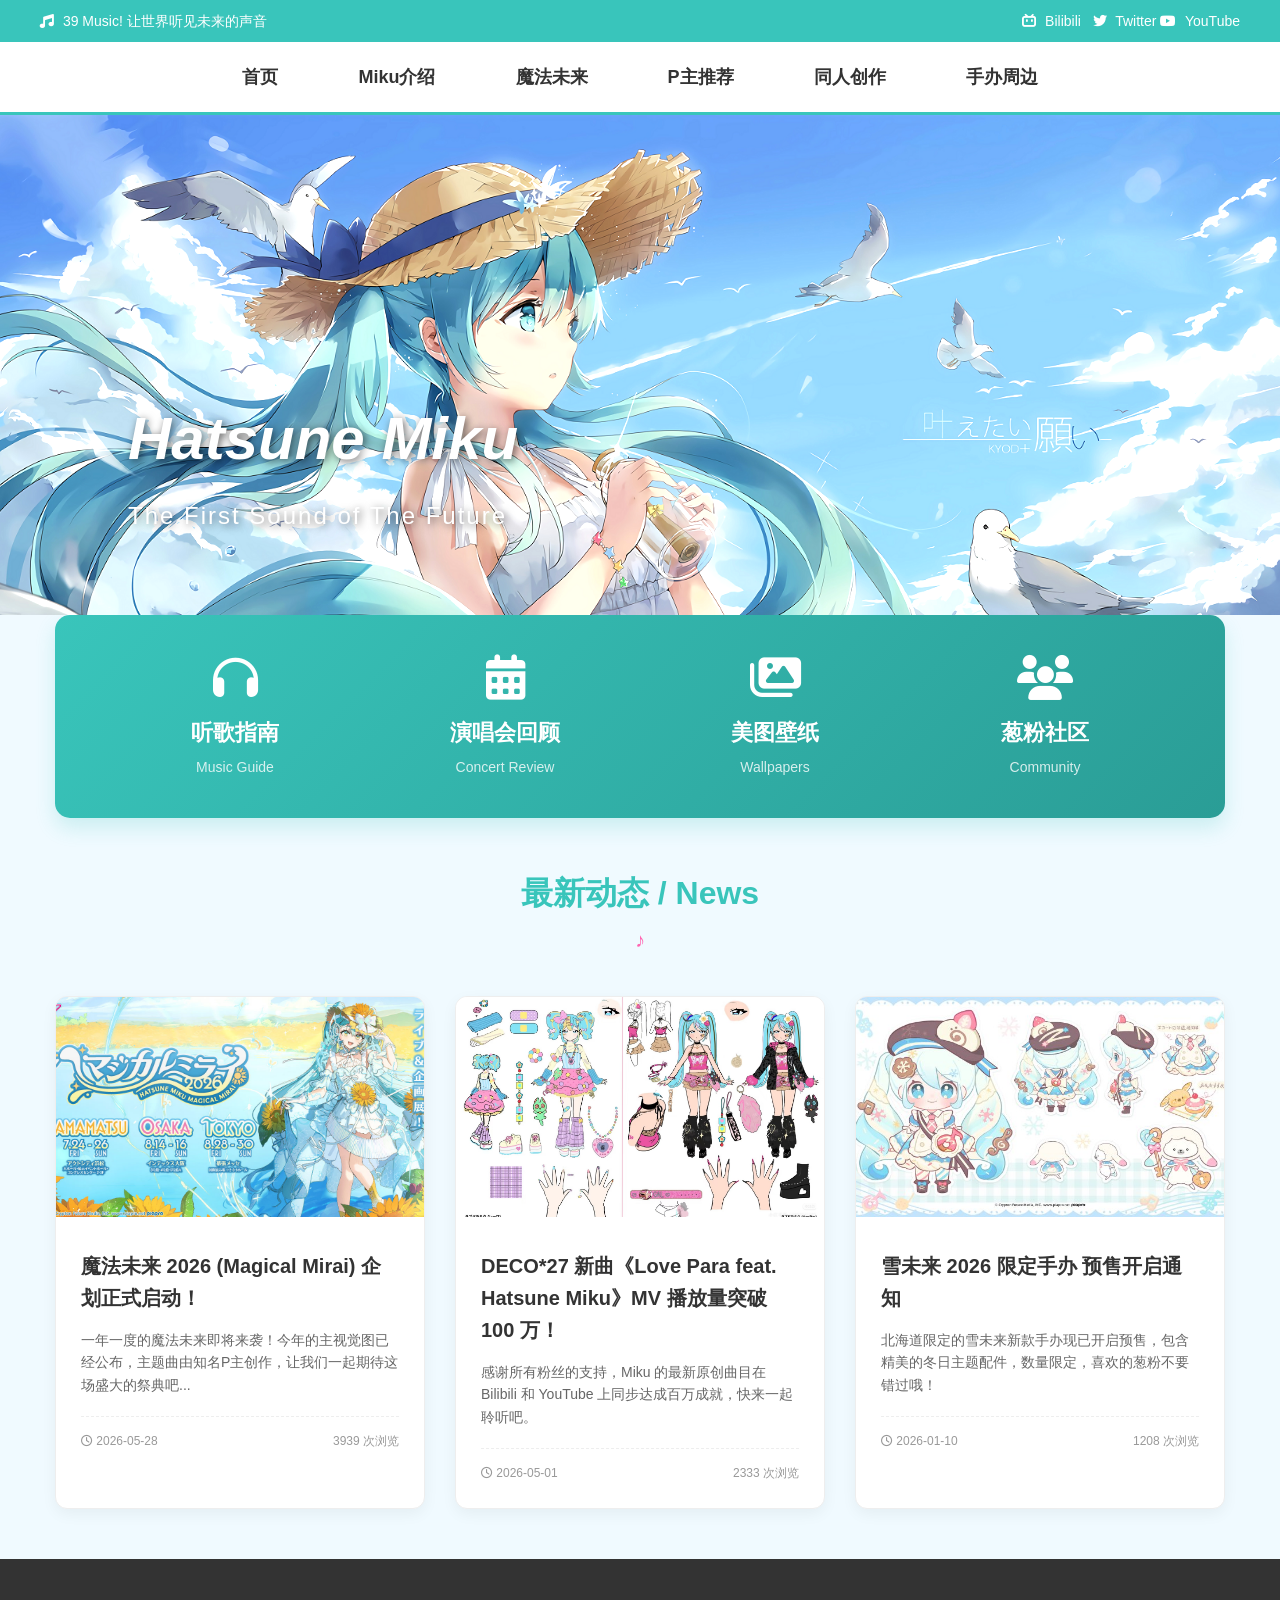
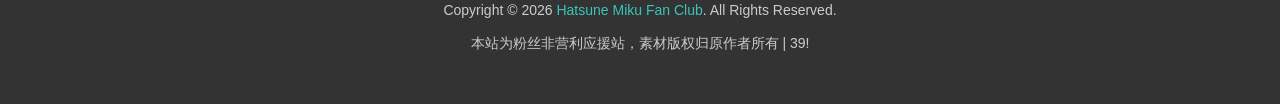
<file: index.html>
<!DOCTYPE html>
<html lang="zh-CN">
<head>
    <meta charset="UTF-8">
    <meta name="viewport" content="width=device-width, initial-scale=1.0">
    <title>Hatsune Miku - 初音未来粉丝应援站</title>
    <!-- 引入图标库 -->
    <link rel="stylesheet" href="https://cdnjs.cloudflare.com/ajax/libs/font-awesome/6.4.0/css/all.min.css">
    <link rel="stylesheet" href="miku.css">
</head>
<body>

    <!-- 1. 头部 -->
    <header>
        <div class="container header-top">
            <div class="header-left">
                <span><i class="fas fa-music"></i> 39 Music! 让世界听见未来的声音</span>
            </div>
            <div class="header-right">
                <a href="https://space.bilibili.com/399918500?spm_id_from=333.337.0.0"><i class="fab fa-bilibili"></i> Bilibili</a> &nbsp;
                <a href="https://x.com/cfm_miku"><i class="fab fa-twitter"></i> Twitter</a>
                <a href="https://www.youtube.com/@HatsuneMiku"><i class="fab fa-youtube"></i> YouTube</a>
            </div>
        </div>
    </header>

    <!-- 2. 导航 -->
    <nav>
        <div class="container">
            <ul class="nav-list">
                <li><a href="index.html">首页</a></li>
                <li><a href="mikujieshao.html">Miku介绍</a></li>
                <li><a href="https://magicalmirai.com/index_cn.html">魔法未来</a></li>
                <li><a href="wowaka.html">P主推荐</a></li>
                <li><a href="https://www.pixiv.net/">同人创作</a></li>
                <li><a href="https://figure.ponycanyon.net/zh-CN/cpt_home_slider/%E5%88%9D%E9%9F%B3%E3%83%9F%E3%82%AF/">手办周边</a></li>
            </ul>
        </div>
    </nav>

    <!-- 3. 焦点图 (Banner) -->
    <section class="banner">
        <img src="toutu.jpg" alt="Hatsune Miku">
        <div class="banner-content">
            <h1>Hatsune Miku</h1>
            <p>The First Sound of The Future</p>
        </div>
    </section>

    <!-- 4. 内容区 -->
    <main class="container">

        <!-- 粉丝站快捷功能 -->
        <section class="services">
            <a href="https://www.acgjc.com/" target="_blank" class="service-link">
                <div class="service-item">
                    <i class="fas fa-headphones"></i>
                    <h3>听歌指南</h3>
                    <p>Music Guide</p>
                </div>
            </a>
            <a href="https://www.bilibili.com/video/BV1cAN9zUEjo/?vd_source=77a88af84cf07a400d5dfb8319c7232f" target="_blank" class="service-link">
                <div class="service-item">
                    <i class="fas fa-calendar-alt"></i>
                    <h3>演唱会回顾</h3>
                    <p>Concert Review</p>
                </div>
            </a>
            <a href="https://store.steampowered.com/app/431960/Wallpaper_Engine/?l=schinese" target="_blank" class="service-link">
                <div class="service-item">
                    <i class="fas fa-images"></i>
                    <h3>美图壁纸</h3>
                    <p>Wallpapers</p>
                </div>
            </a>
            <a href="https://tieba.baidu.com/f?kw=%E5%88%9D%E9%9F%B3%20" target="_blank" class="service-link">
                <div class="service-item">
                    <i class="fas fa-users"></i>
                    <h3>葱粉社区</h3>
                    <p>Community</p>
                </div>
            </a>
        </section>

        <!-- 最新动态 -->
        <section class="news-section">
            <h2 class="section-title">最新动态 / News</h2>
            <div class="news-list">
                <!-- 动态 1 -->
                <article class="news-item">
                    <img src="mofa.jpg" alt="魔法未来2026">
                    <div class="news-content">
                        <h4><a href="https://magicalmirai.com/2026/index_cn.html">魔法未来 2026 (Magical Mirai) 企划正式启动！</a></h4>
                        <p>一年一度的魔法未来即将来袭！今年的主视觉图已经公布，主题曲由知名P主创作，让我们一起期待这场盛大的祭典吧...</p>
                        <div class="news-meta">
                            <span><i class="far fa-clock"></i> 2026-05-28</span>
                            <span>3939 次浏览</span>
                        </div>
                    </div>
                </article>

                <!-- 动态 2 -->
                <article class="news-item">
                    <img src="xinge.jpg" alt="新曲发布">
                    <div class="news-content">
                        <h4><a href="https://www.bilibili.com/video/BV15PoUBNEGt/?spm_id_from=333.337.search-card.all.click&vd_source=77a88af84cf07a400d5dfb8319c7232f">DECO*27 新曲《Love Para feat. Hatsune Miku》MV 播放量突破 100 万！</a></h4>
                        <p>感谢所有粉丝的支持，Miku 的最新原创曲目在 Bilibili 和 YouTube 上同步达成百万成就，快来一起聆听吧。</p>
                        <div class="news-meta">
                            <span><i class="far fa-clock"></i> 2026-05-01</span>
                            <span>2333 次浏览</span>
                        </div>
                    </div>
                </article>

                <!-- 动态 3 -->
                <article class="news-item">
                    <img src="xueweilai.jpg" alt="周边发售">
                    <div class="news-content">
                        <h4><a href="https://snowmiku.com/2026/index_cn.html">雪未来 2026 限定手办 预售开启通知</a></h4>
                        <p>北海道限定的雪未来新款手办现已开启预售，包含精美的冬日主题配件，数量限定，喜欢的葱粉不要错过哦！</p>
                        <div class="news-meta">
                            <span><i class="far fa-clock"></i> 2026-01-10</span>
                            <span>1208 次浏览</span>
                        </div>
                    </div>
                </article>
            </div>
        </section>

    </main>

    <!-- 5. 页面底部 -->
    <footer>
        <div class="container">
            <p>Copyright &copy; 2026 <span>Hatsune Miku Fan Club</span>. All Rights Reserved.</p>
            <p>本站为粉丝非营利应援站，素材版权归原作者所有 | 39!</p>
        </div>
    </footer>

</body>
</html>
</file>
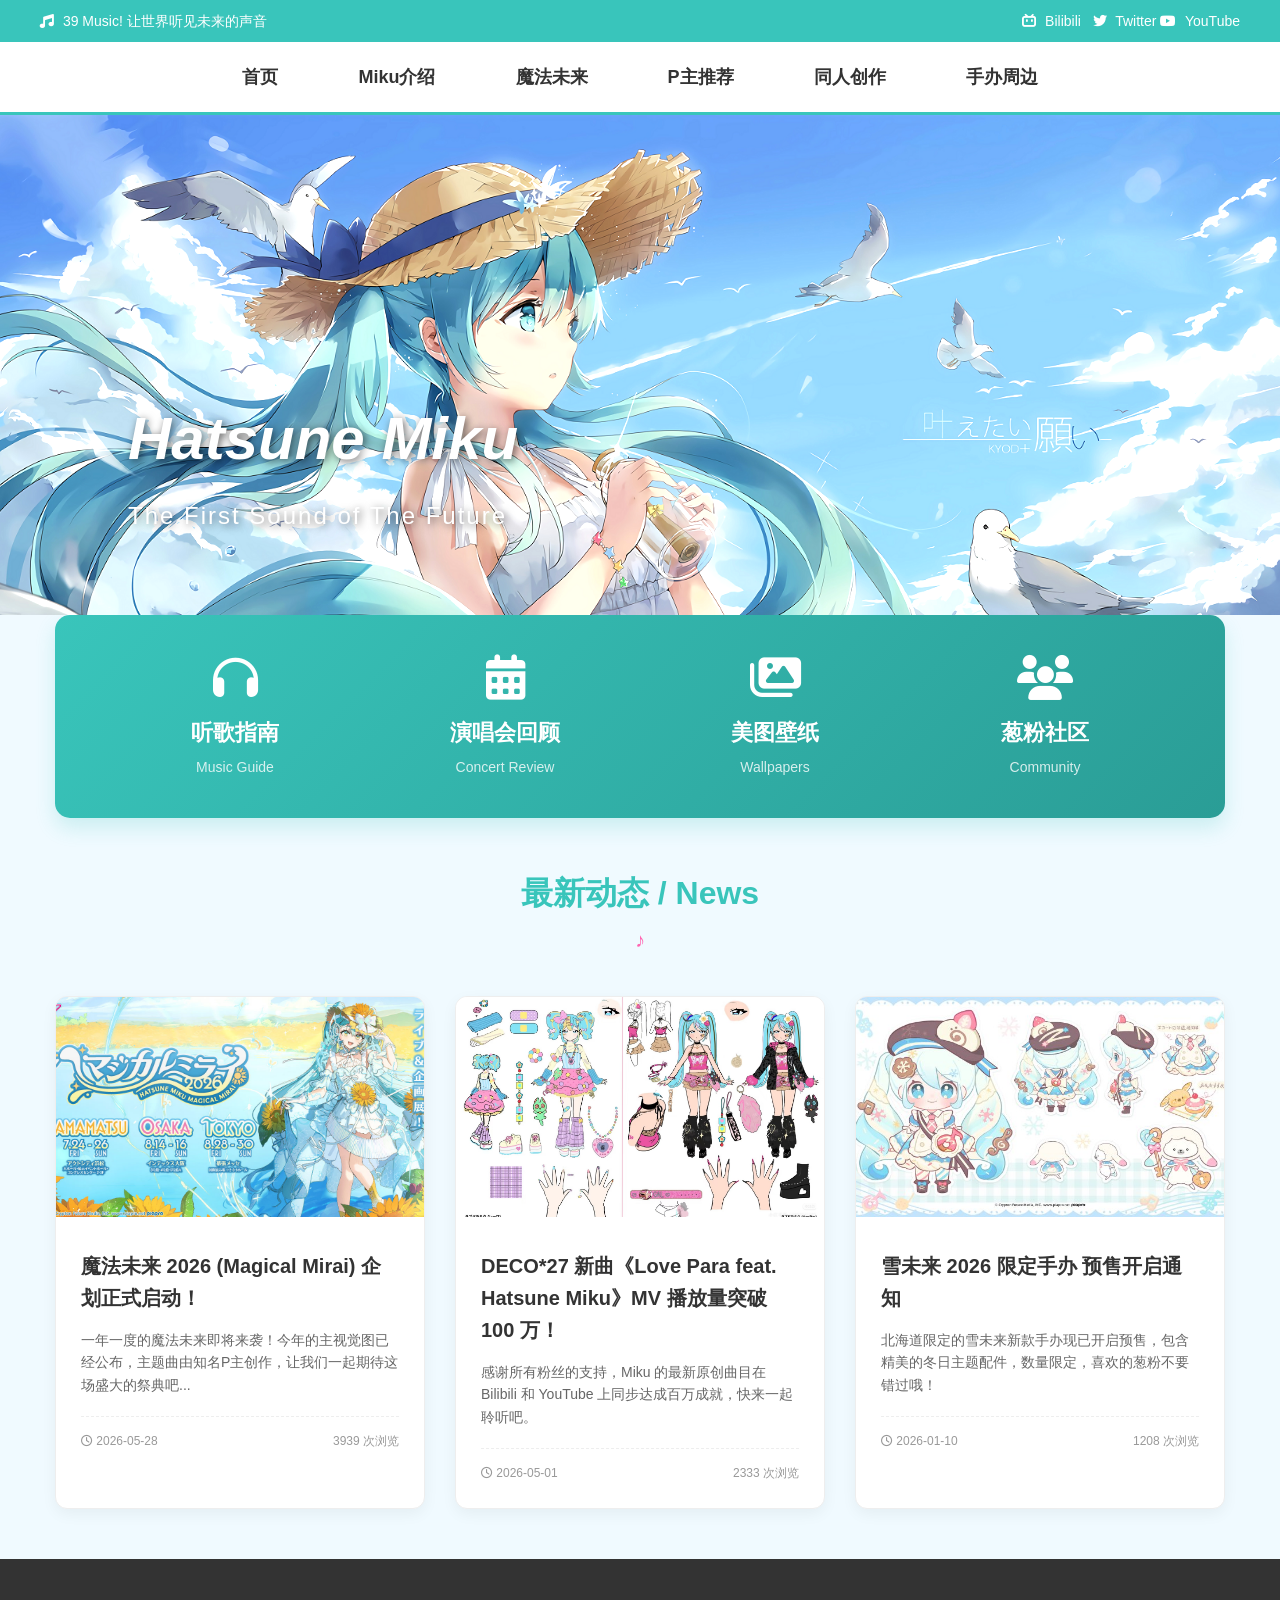
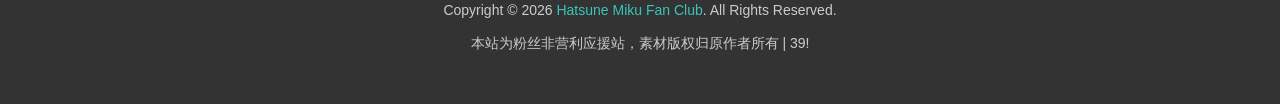
<file: Miku.html>
<!DOCTYPE html>
<html lang="zh-CN">
<head>
    <meta charset="UTF-8">
    <meta name="viewport" content="width=device-width, initial-scale=1.0">
    <title>Hatsune Miku - 初音未来粉丝应援站</title>
    <!-- 引入图标库 -->
    <link rel="stylesheet" href="https://cdnjs.cloudflare.com/ajax/libs/font-awesome/6.4.0/css/all.min.css">
    <link rel="stylesheet" href="miku.css">
</head>
<body>

    <!-- 1. 头部 -->
    <header>
        <div class="container header-top">
            <div class="header-left">
                <span><i class="fas fa-music"></i> 39 Music! 让世界听见未来的声音</span>
            </div>
            <div class="header-right">
                <a href="https://space.bilibili.com/399918500?spm_id_from=333.337.0.0"><i class="fab fa-bilibili"></i> Bilibili</a> &nbsp;
                <a href="https://x.com/cfm_miku"><i class="fab fa-twitter"></i> Twitter</a>
                <a href="https://www.youtube.com/@HatsuneMiku"><i class="fab fa-youtube"></i> YouTube</a>
            </div>
        </div>
    </header>

    <!-- 2. 导航 -->
    <nav>
        <div class="container">
            <ul class="nav-list">
                <li><a href="Miku.html">首页</a></li>
                <li><a href="mikujieshao.html">Miku介绍</a></li>
                <li><a href="https://magicalmirai.com/index_cn.html">魔法未来</a></li>
                <li><a href="wowaka.html">P主推荐</a></li>
                <li><a href="https://www.pixiv.net/">同人创作</a></li>
                <li><a href="https://figure.ponycanyon.net/zh-CN/cpt_home_slider/%E5%88%9D%E9%9F%B3%E3%83%9F%E3%82%AF/">手办周边</a></li>
            </ul>
        </div>
    </nav>

    <!-- 3. 焦点图 (Banner) -->
    <section class="banner">
        <img src="toutu.jpg" alt="Hatsune Miku">
        <div class="banner-content">
            <h1>Hatsune Miku</h1>
            <p>The First Sound of The Future</p>
        </div>
    </section>

    <!-- 4. 内容区 -->
    <main class="container">

        <!-- 粉丝站快捷功能 -->
        <section class="services">
            <a href="https://www.acgjc.com/" target="_blank" class="service-link">
                <div class="service-item">
                    <i class="fas fa-headphones"></i>
                    <h3>听歌指南</h3>
                    <p>Music Guide</p>
                </div>
            </a>
            <a href="https://www.bilibili.com/video/BV1cAN9zUEjo/?vd_source=77a88af84cf07a400d5dfb8319c7232f" target="_blank" class="service-link">
                <div class="service-item">
                    <i class="fas fa-calendar-alt"></i>
                    <h3>演唱会回顾</h3>
                    <p>Concert Review</p>
                </div>
            </a>
            <a href="https://store.steampowered.com/app/431960/Wallpaper_Engine/?l=schinese" target="_blank" class="service-link">
                <div class="service-item">
                    <i class="fas fa-images"></i>
                    <h3>美图壁纸</h3>
                    <p>Wallpapers</p>
                </div>
            </a>
            <a href="https://tieba.baidu.com/f?kw=%E5%88%9D%E9%9F%B3%20" target="_blank" class="service-link">
                <div class="service-item">
                    <i class="fas fa-users"></i>
                    <h3>葱粉社区</h3>
                    <p>Community</p>
                </div>
            </a>
        </section>

        <!-- 最新动态 -->
        <section class="news-section">
            <h2 class="section-title">最新动态 / News</h2>
            <div class="news-list">
                <!-- 动态 1 -->
                <article class="news-item">
                    <img src="mofa.jpg" alt="魔法未来2026">
                    <div class="news-content">
                        <h4><a href="https://magicalmirai.com/2026/index_cn.html">魔法未来 2026 (Magical Mirai) 企划正式启动！</a></h4>
                        <p>一年一度的魔法未来即将来袭！今年的主视觉图已经公布，主题曲由知名P主创作，让我们一起期待这场盛大的祭典吧...</p>
                        <div class="news-meta">
                            <span><i class="far fa-clock"></i> 2026-05-28</span>
                            <span>3939 次浏览</span>
                        </div>
                    </div>
                </article>

                <!-- 动态 2 -->
                <article class="news-item">
                    <img src="xinge.jpg" alt="新曲发布">
                    <div class="news-content">
                        <h4><a href="https://www.bilibili.com/video/BV15PoUBNEGt/?spm_id_from=333.337.search-card.all.click&vd_source=77a88af84cf07a400d5dfb8319c7232f">DECO*27 新曲《Love Para feat. Hatsune Miku》MV 播放量突破 100 万！</a></h4>
                        <p>感谢所有粉丝的支持，Miku 的最新原创曲目在 Bilibili 和 YouTube 上同步达成百万成就，快来一起聆听吧。</p>
                        <div class="news-meta">
                            <span><i class="far fa-clock"></i> 2026-05-01</span>
                            <span>2333 次浏览</span>
                        </div>
                    </div>
                </article>

                <!-- 动态 3 -->
                <article class="news-item">
                    <img src="xueweilai.jpg" alt="周边发售">
                    <div class="news-content">
                        <h4><a href="https://snowmiku.com/2026/index_cn.html">雪未来 2026 限定手办 预售开启通知</a></h4>
                        <p>北海道限定的雪未来新款手办现已开启预售，包含精美的冬日主题配件，数量限定，喜欢的葱粉不要错过哦！</p>
                        <div class="news-meta">
                            <span><i class="far fa-clock"></i> 2026-01-10</span>
                            <span>1208 次浏览</span>
                        </div>
                    </div>
                </article>
            </div>
        </section>

    </main>

    <!-- 5. 页面底部 -->
    <footer>
        <div class="container">
            <p>Copyright &copy; 2026 <span>Hatsune Miku Fan Club</span>. All Rights Reserved.</p>
            <p>本站为粉丝非营利应援站，素材版权归原作者所有 | 39!</p>
        </div>
    </footer>

</body>
</html>
</file>
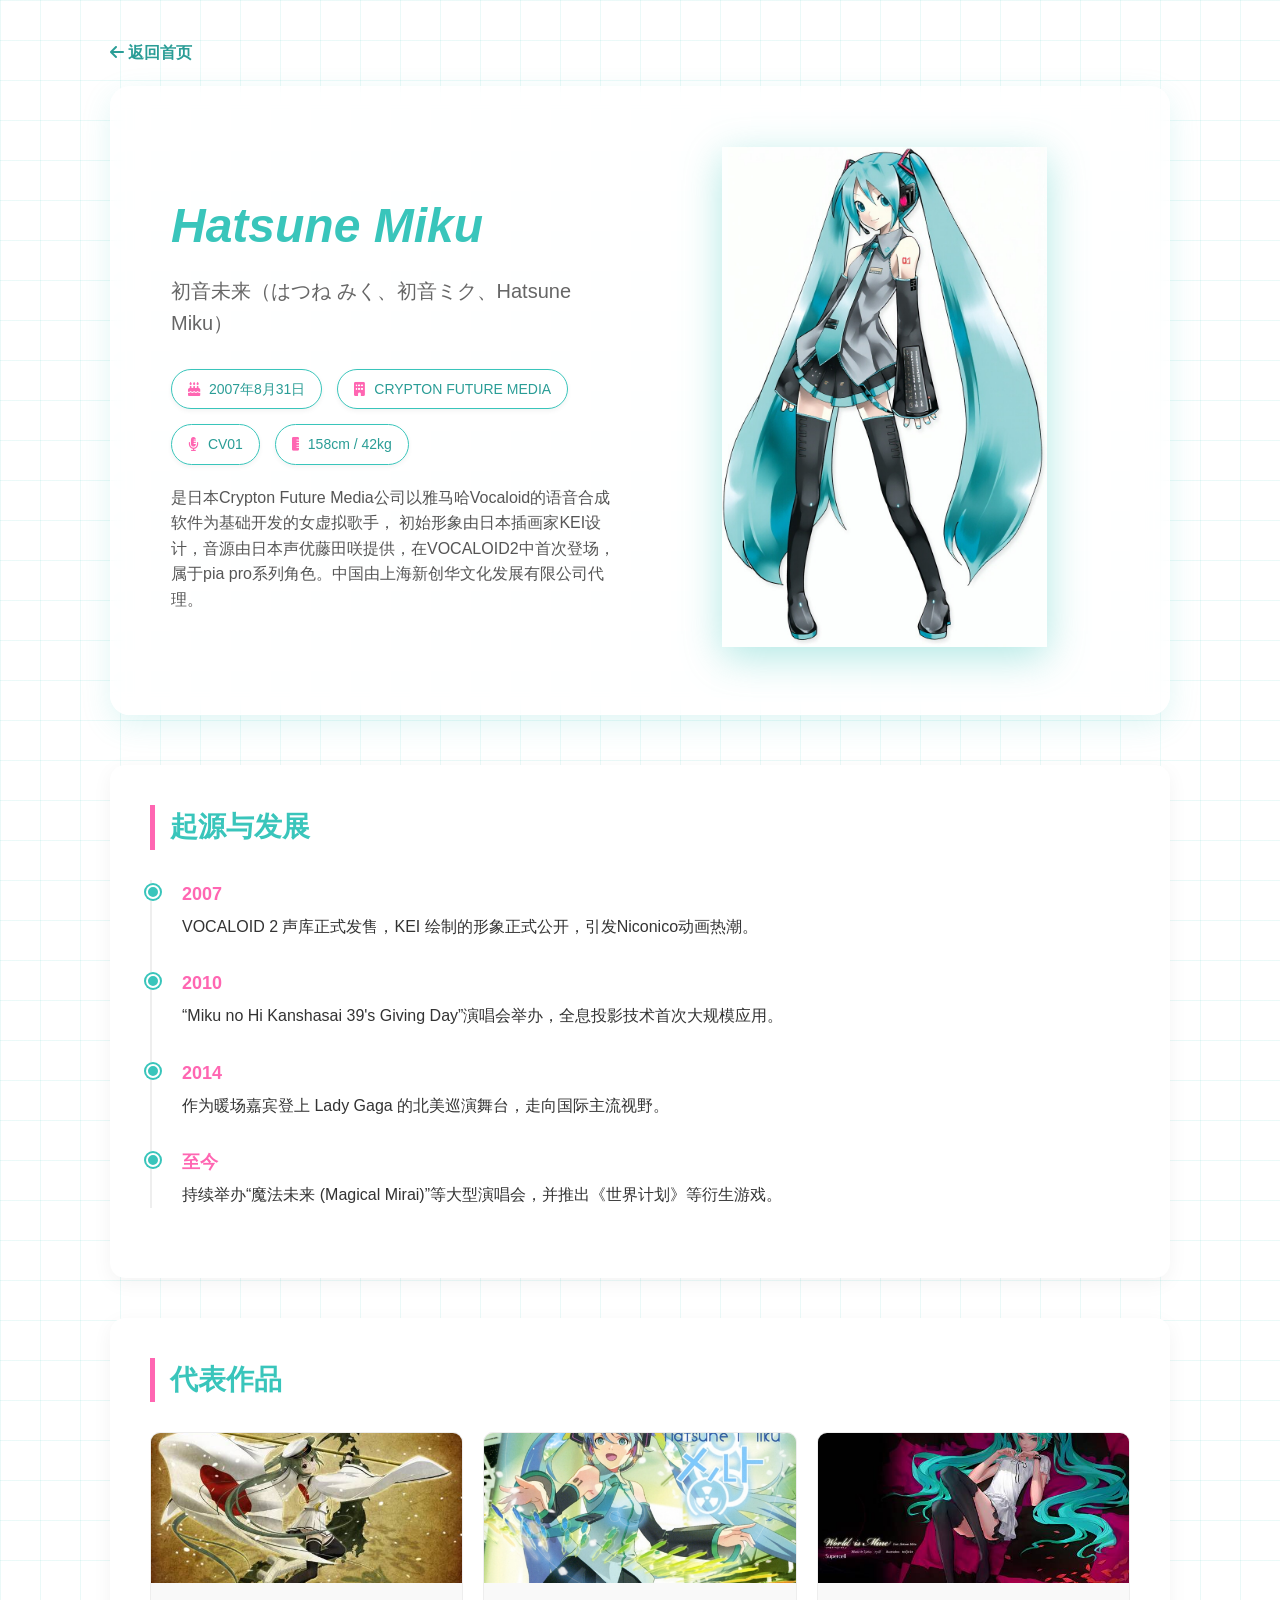
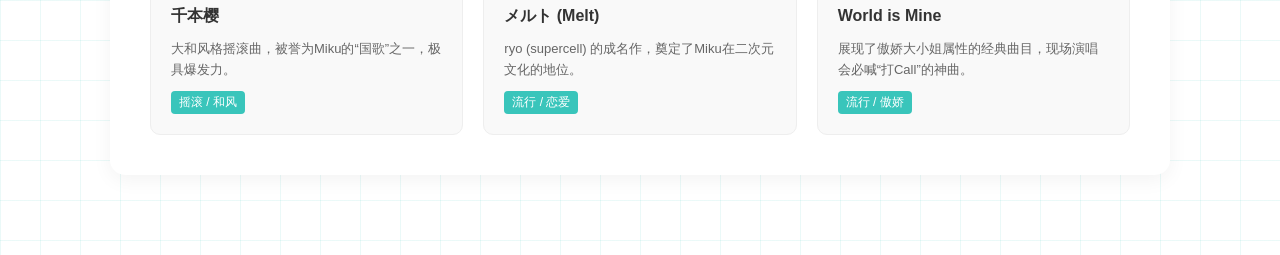
<file: mikujieshao.html>
<!DOCTYPE html>
<html lang="zh-CN">
<head>
    <meta charset="UTF-8">
    <meta name="viewport" content="width=device-width, initial-scale=1.0">
    <title>Miku介绍 - 初音未来粉丝站</title>
    <link rel="stylesheet" href="https://cdnjs.cloudflare.com/ajax/libs/font-awesome/6.4.0/css/all.min.css">
    <link rel="stylesheet" href="jieshao.css">
</head>
<body>

    <div class="container">
        <a href="index.html" class="back-btn"><i class="fas fa-arrow-left"></i> 返回首页</a>

        <!-- 1. 介绍 -->
        <section class="hero-section">
            <div class="hero-text">
                <h1>Hatsune Miku</h1>
                <p class="subtitle">初音未来（はつね みく、初音ミク、Hatsune Miku）</p>
                <div class="info-tags">
                    <div class="tag"><i class="fas fa-birthday-cake"></i> 2007年8月31日</div>
                    <div class="tag"><i class="fas fa-building"></i> CRYPTON FUTURE MEDIA</div>
                    <div class="tag"><i class="fas fa-microphone-alt"></i> CV01</div>
                    <div class="tag"><i class="fas fa-ruler-vertical"></i> 158cm / 42kg</div>
                </div>
                <p style="margin-top: 20px; color: #555;">
                是日本Crypton Future Media公司以雅马哈Vocaloid的语音合成软件为基础开发的女虚拟歌手，
                初始形象由日本插画家‌KEI‌设计，音源由日本声优藤田咲提供，在VOCALOID2中首次登场，属于pia
                pro系列角色。中国由上海新创华文化发展有限公司代理。
                </p>
            </div>
            <div class="hero-image">
                <img src="jieshao.jpg" alt="初音未来立绘">
            </div>
        </section>

        <!-- 2. 起源与发展 -->
        <section class="section-box">
            <h2 class="section-title">起源与发展</h2>
            <div class="timeline">
                <div class="timeline-item">
                    <div class="timeline-year">2007</div>
                    <p>VOCALOID 2 声库正式发售，KEI 绘制的形象正式公开，引发Niconico动画热潮。</p>
                </div>
                <div class="timeline-item">
                    <div class="timeline-year">2010</div>
                    <p>“Miku no Hi Kanshasai 39's Giving Day”演唱会举办，全息投影技术首次大规模应用。</p>
                </div>
                <div class="timeline-item">
                    <div class="timeline-year">2014</div>
                    <p>作为暖场嘉宾登上 Lady Gaga 的北美巡演舞台，走向国际主流视野。</p>
                </div>
                <div class="timeline-item">
                    <div class="timeline-year">至今</div>
                    <p>持续举办“魔法未来 (Magical Mirai)”等大型演唱会，并推出《世界计划》等衍生游戏。</p>
                </div>
            </div>
        </section>

        <!-- 3. 代表作品 -->
        <section class="section-box">
            <h2 class="section-title">代表作品</h2>
            <div class="songs-grid">
                <!-- 作品 1 -->
                <div class="song-card">
                    <div class="song-cover">
                    <img src="qianbenying.jpg" alt="千本樱封面">
                </div>
                    <div class="song-info">
                    <h4>千本樱</h4>
                    <p>大和风格摇滚曲，被誉为Miku的“国歌”之一，极具爆发力。</p>
                    <span class="song-tag">摇滚 / 和风</span>
                    </div>
                </div>
                <!-- 作品 2 -->
                <div class="song-card">
                    <div class="song-cover">
                    <img src="melt.jpg" alt="Melt封面">
                </div>
                    <div class="song-info">
                    <h4>メルト (Melt)</h4>
                    <p>ryo (supercell) 的成名作，奠定了Miku在二次元文化的地位。</p>
                    <span class="song-tag">流行 / 恋爱</span>
                    </div>
                </div>
                <!-- 作品 3 -->
                <div class="song-card">
                    <div class="song-cover">
                    <img src="shijie.jpg" alt="World is Mine封面">
                </div>
                    <div class="song-info">
                    <h4>World is Mine</h4>
                    <p>展现了傲娇大小姐属性的经典曲目，现场演唱会必喊“打Call”的神曲。</p>
                    <span class="song-tag">流行 / 傲娇</span>
                    </div>
                </div>
                </div>
            </div>
        </section>

    </div>

</body>
</html>
</file>
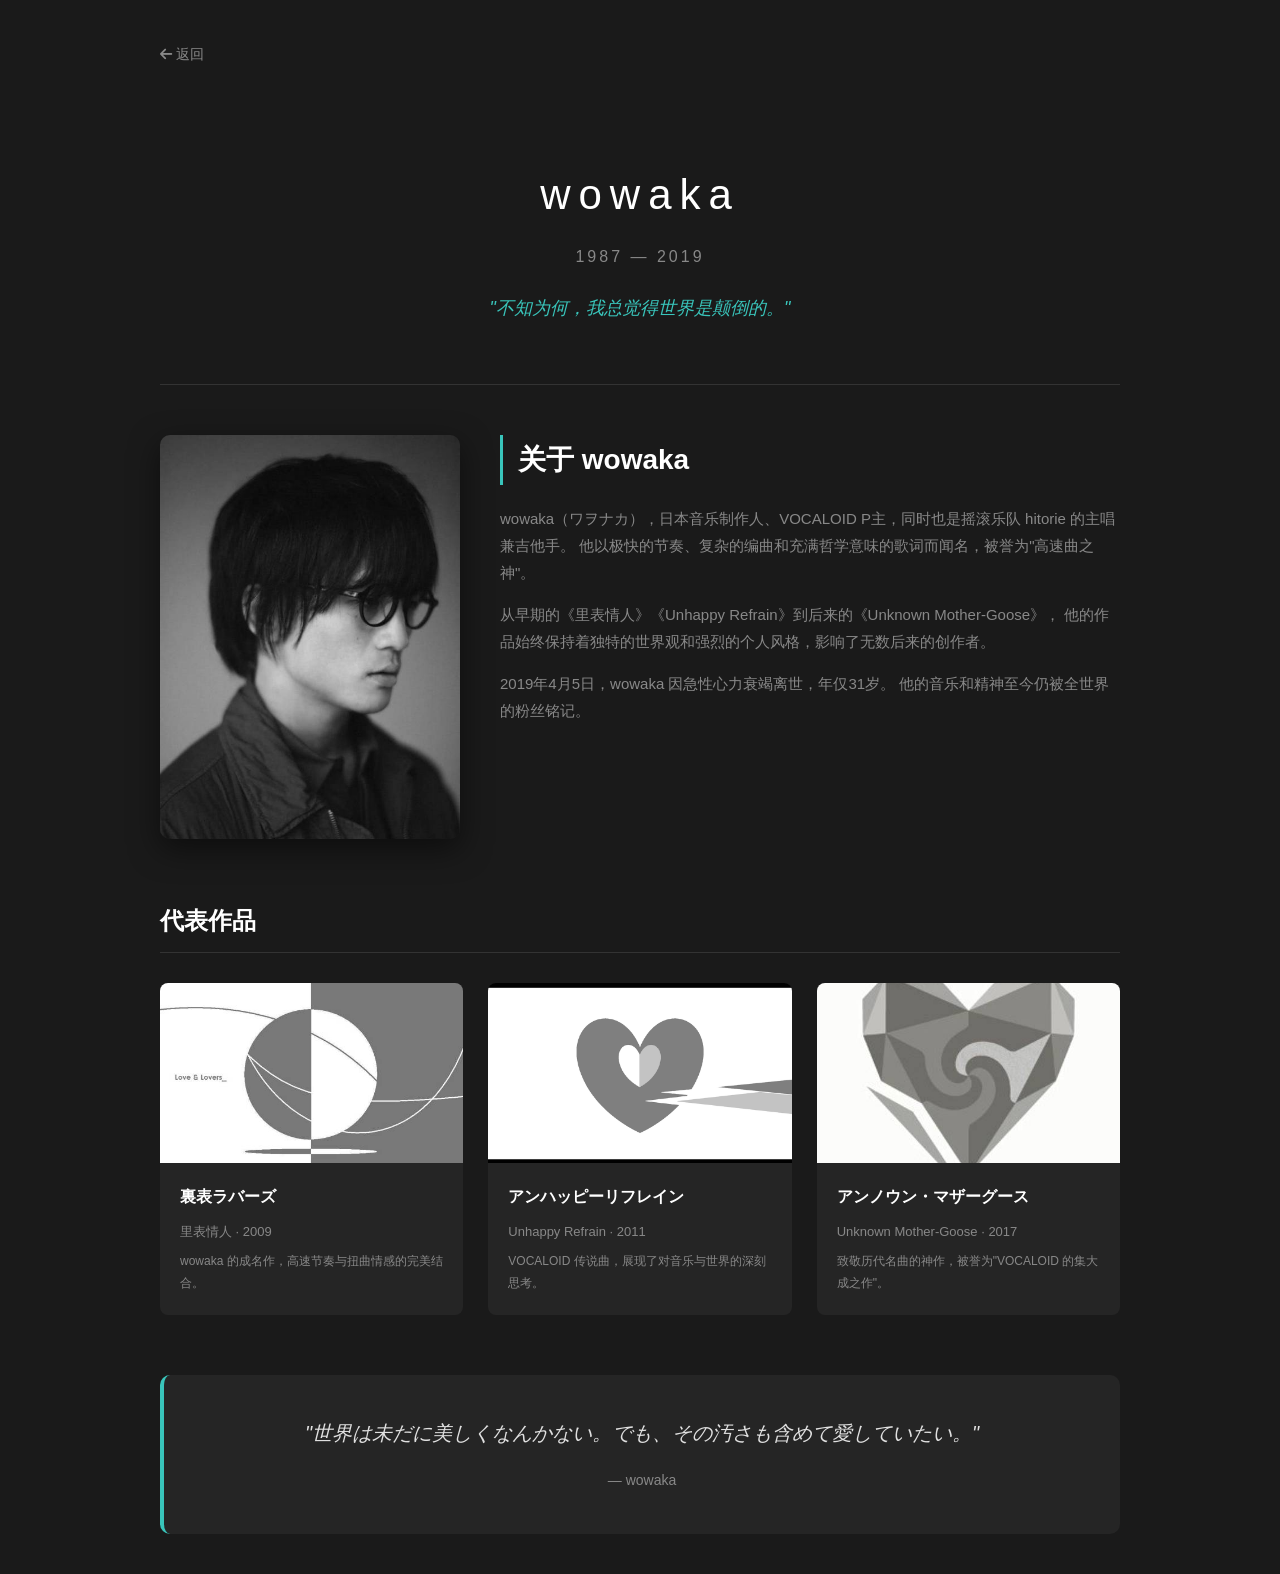
<file: wowaka.html>
<!DOCTYPE html>
<html lang="zh-CN">
<head>
    <meta charset="UTF-8">
    <meta name="viewport" content="width=device-width, initial-scale=1.0">
    <title>P主推荐 - 纪念 wowaka</title>
    <link rel="stylesheet" href="https://cdnjs.cloudflare.com/ajax/libs/font-awesome/6.4.0/css/all.min.css">
    <link rel="stylesheet" href="wowaka.css">
</head>
<body>

    <div class="container">
        <a href="index.html" class="back-btn"><i class="fas fa-arrow-left"></i> 返回</a>

        <!-- 纪念头部 -->
        <header class="memorial-header">
            <h1>wowaka</h1>
            <p class="years">1987 — 2019</p>
            <p class="quote">"不知为何，我总觉得世界是颠倒的。"</p>
        </header>

        <!-- 人物介绍 -->
        <section class="intro-section">
            <div class="intro-image">
                <img src="wowaka.jpg" alt="wowaka">
            </div>
            <div class="intro-text">
                <h2>关于 wowaka</h2>
                <p>
                    wowaka（ワヲナカ），日本音乐制作人、VOCALOID P主，同时也是摇滚乐队 hitorie 的主唱兼吉他手。
                    他以极快的节奏、复杂的编曲和充满哲学意味的歌词而闻名，被誉为"高速曲之神"。
                </p>
                <p>
                    从早期的《里表情人》《Unhappy Refrain》到后来的《Unknown Mother-Goose》，
                    他的作品始终保持着独特的世界观和强烈的个人风格，影响了无数后来的创作者。
                </p>
                <p>
                    2019年4月5日，wowaka 因急性心力衰竭离世，年仅31岁。
                    他的音乐和精神至今仍被全世界的粉丝铭记。
                </p>
            </div>
        </section>

        <!-- 代表作品 -->
        <section class="works-section">
            <h2 class="section-title">代表作品</h2>
            <div class="works-grid">
        
                <!-- 1. 裏表ラバーズ -->
                <a href="https://www.youtube.com/watch?v=b_cuMcDWwsI" target="_blank" class="work-link">
                    <div class="work-card">
                        <div class="work-cover">
                            <img src="libiao.jpg" alt="裏表ラバーズ封面">
                        </div>
                        <div class="work-info">
                            <h4>裏表ラバーズ</h4>
                            <p>里表情人 · 2009</p>
                            <p style="margin-top: 8px; font-size: 12px;">wowaka 的成名作，高速节奏与扭曲情感的完美结合。</p>
                        </div>
                    </div>
                </a>

                <!-- 2. アンハッピーリフレイン -->
                <a href="https://www.youtube.com/watch?v=uMlv9VWAxko" target="_blank" class="work-link">
                    <div class="work-card">
                        <div class="work-cover">
                            <img src="Unhappy Refrain.jpg" alt="Unhappy Refrain封面">
                        </div>
                        <div class="work-info">
                            <h4>アンハッピーリフレイン</h4>
                            <p>Unhappy Refrain · 2011</p>
                            <p style="margin-top: 8px; font-size: 12px;">VOCALOID 传说曲，展现了对音乐与世界的深刻思考。</p>
                        </div>
                    </div>
                </a>

                <!-- 3. アンノウン・マザーグース -->
                <a href="https://www.youtube.com/watch?v=P_CSdxSGfaA" target="_blank" class="work-link">
                    <div class="work-card">
                        <div class="work-cover">
                            <img src="emama.jpg" alt="Unknown Mother-Goose封面">
                        </div>
                        <div class="work-info">
                            <h4>アンノウン・マザーグース</h4>
                            <p>Unknown Mother-Goose · 2017</p>
                            <p style="margin-top: 8px; font-size: 12px;">致敬历代名曲的神作，被誉为"VOCALOID 的集大成之作"。</p>
                        </div>
                    </div>
                </a>
            </div>
        </section>

        <!-- 名言致敬 -->
        <section class="quote-section">
            <p>"世界は未だに美しくなんかない。でも、その汚さも含めて愛していたい。"</p>
            <span>— wowaka</span>
        </section>

    </div>

</body>
</html>
</file>
<file: miku.css>
/* --- 基础样式 --- */
        * { margin: 0; padding: 0; box-sizing: border-box; }
        body {
            font-family: "Microsoft YaHei", "Helvetica Neue", sans-serif;
            line-height: 1.6;
            color: #333;
            background-color: #f0faff; /* 极淡的蓝色背景 */
        }
        a { text-decoration: none; color: inherit; transition: 0.3s; }
        ul { list-style: none; }

        /* --- Miku 主题色变量 --- */
        :root {
            --miku-green: #39C5BB; /* Miku 标志性葱绿 */
            --miku-dark: #2a9d96;
            --text-pink: #ff66b2;  /* 点缀用的粉色 */
        }

        .container {
            width: 1200px;
            margin: 0 auto;
            padding: 0 15px;
        }

        /* --- 1. 头部 --- */
        header {
            background-color: var(--miku-green);
            color: #fff;
            font-size: 14px;
            box-shadow: 0 2px 10px rgba(57, 197, 187, 0.4);
        }
        .header-top {
            display: flex;
            justify-content: space-between;
            padding: 10px 0;
        }
        .header-top i { margin-right: 5px; }

        /* --- 2. 导航 --- */
        nav {
            background-color: #fff;
            border-bottom: 3px solid var(--miku-green);
        }
        .nav-list {
            display: flex;
            height: 70px;
            align-items: center;
            justify-content: center; /* 导航居中 */
        }
        .nav-list li { margin: 0 20px; }
        .nav-list a {
            font-size: 18px;
            font-weight: bold;
            color: #333;
            padding: 10px 20px;
            border-radius: 20px;
        }
        .nav-list a:hover {
            background-color: var(--miku-green);
            color: #fff;
            box-shadow: 0 4px 10px rgba(57, 197, 187, 0.3);
        }

        /* --- 3. 焦点图 (Banner) --- */
        .banner {
            position: relative;
            height: 500px;
            background-color: #e0f7fa;
            overflow: hidden;
        }
        .banner img {
            width: 100%;
            height: 100%;
            object-fit: cover;
            /* 给图片加一点微弱的滤镜，让它看起来更有二次元感 */
            filter: brightness(1.05); 
        }
        .banner-content {
            position: absolute;
            bottom: 80px; /* 文字放在左下方或中间 */
            left: 10%;
            color: #fff;
            text-shadow: 2px 2px 8px rgba(0,0,0,0.6);
            z-index: 10;
        }
        .banner-content h1 {
            font-size: 60px;
            margin-bottom: 10px;
            font-style: italic; /* 斜体更有速度感 */
        }
        .banner-content p {
            font-size: 24px;
            letter-spacing: 2px;
        }

        /* --- 4. 内容区 --- */
        main { padding: 40px 0; }

        /* 快捷入口 (粉丝站功能) */
        .services {
            display: flex;
            gap: 20px; 
            justify-content: center;
            background: linear-gradient(135deg, var(--miku-green), var(--miku-dark));
            padding: 40px 20px;
            margin-bottom: 50px;
            border-radius: 15px;
            box-shadow: 0 10px 20px rgba(57, 197, 187, 0.2);
            color: #fff;
            flex-wrap: wrap;
}
        .service-link {
            text-decoration: none;
            color: inherit;
            display: flex;
            flex: 1;
            min-width: 150px;
            max-width: 250px;
}
        .service-item {
            text-align: center;
            cursor: pointer;
            transition: transform 0.3s;
            width: 100%;
}
        .service-item:hover { transform: translateY(-10px); }
        .service-item i {
            font-size: 45px;
            margin-bottom: 15px;
            color: #fff;
}
        .service-item h3 { font-size: 22px; margin-bottom: 5px; }
        .service-item p { font-size: 14px; opacity: 0.8; }

        /* 最新资讯/作品 */
        .news-section { margin-top: 40px; }
        .section-title {
            text-align: center;
            font-size: 32px;
            margin-bottom: 40px;
            color: var(--miku-green);
            position: relative;
            font-weight: bold;
        }
        /* 标题下划线改成 Miku 葱的形状或渐变色 */
        .section-title::after {
            content: '♪'; /* 加个音符装饰 */
            display: block;
            font-size: 20px;
            color: var(--text-pink);
            margin-top: 5px;
        }

        .news-list { display: flex; gap: 30px; }
        .news-item {
            flex: 1;
            background: #fff;
            border-radius: 12px;
            overflow: hidden;
            box-shadow: 0 5px 15px rgba(0,0,0,0.05);
            transition: 0.3s;
            border: 1px solid #eee;
        }
        .news-item:hover {
            transform: translateY(-8px);
            box-shadow: 0 15px 30px rgba(57, 197, 187, 0.2);
            border-color: var(--miku-green);
        }
        .news-item img {
            width: 100%;
            height: 220px;
            object-fit: cover;
        }
        .news-content { padding: 25px; }
        .news-content h4 {
            font-size: 20px;
            margin-bottom: 15px;
            color: #333;
        }
        .news-content h4 a:hover { color: var(--miku-green); }
        .news-content p {
            font-size: 14px;
            color: #666;
            margin-bottom: 20px;
            display: -webkit-box;
            -webkit-line-clamp: 3;
            -webkit-box-orient: vertical;
            overflow: hidden;
        }
        .news-meta {
            font-size: 12px;
            color: #999;
            display: flex;
            justify-content: space-between;
            border-top: 1px dashed #eee;
            padding-top: 15px;
        }

        /* --- 5. 底部 --- */
        footer {
            background-color: #333;
            color: #ccc;
            text-align: center;
            padding: 40px 0;
            font-size: 14px;
            margin-top: 50px;
        }
        footer p { margin-bottom: 10px; }
        footer span { color: var(--miku-green); }
</file>
<file: jieshao.css>
/* --- 基础设置与变量 --- */
        :root {
            --miku-green: #39C5BB;
            --miku-dark: #2a9d96;
            --miku-pink: #ff66b2;
            --text-color: #333;
            --bg-gradient: linear-gradient(135deg, #e0f7fa 0%, #ffffff 100%);
        }
        * { margin: 0; padding: 0; box-sizing: border-box; }
        body {
            font-family: "Microsoft YaHei", sans-serif;
            background: var(--bg-gradient);
            color: var(--text-color);
            line-height: 1.6;
            /* 背景加一点科技感的网格纹理 */
            background-image: 
                linear-gradient(rgba(57, 197, 187, 0.1) 1px, transparent 1px),
                linear-gradient(90deg, rgba(57, 197, 187, 0.1) 1px, transparent 1px);
            background-size: 40px 40px;
        }
        .container {
            width: 1100px;
            margin: 0 auto;
            padding: 40px 20px;
        }

        /* --- 返回按钮 --- */
        .back-btn {
            display: inline-block;
            margin-bottom: 20px;
            color: var(--miku-dark);
            font-weight: bold;
            text-decoration: none;
        }
        .back-btn:hover { color: var(--miku-pink); }

        /* --- 1. 核心展示区 (Hero Section) --- */
        .hero-section {
            display: flex;
            align-items: center;
            justify-content: space-between;
            background: rgba(255, 255, 255, 0.6); /* 玻璃拟态背景 */
            backdrop-filter: blur(10px);
            border-radius: 20px;
            padding: 60px;
            box-shadow: 0 10px 30px rgba(57, 197, 187, 0.15);
            border: 1px solid rgba(255, 255, 255, 0.8);
            margin-bottom: 50px;
        }
        .hero-text { flex: 1; padding-right: 40px; }
        .hero-text h1 {
            font-size: 48px;
            color: var(--miku-green);
            margin-bottom: 10px;
            font-style: italic;
        }
        .hero-text .subtitle {
            font-size: 20px;
            color: #666;
            margin-bottom: 30px;
            font-weight: 300;
        }
        /* 基础信息标签 */
        .info-tags { display: flex; gap: 15px; flex-wrap: wrap; }
        .tag {
            background: #fff;
            padding: 8px 16px;
            border-radius: 50px;
            font-size: 14px;
            color: var(--miku-dark);
            border: 1px solid var(--miku-green);
            box-shadow: 0 2px 5px rgba(0,0,0,0.05);
        }
        .tag i { color: var(--miku-pink); margin-right: 5px; }

        /* Miku 立绘区域 */
        .hero-image {
            flex: 1;
            text-align: center;
            position: relative;
        }
        .hero-image img {
            max-height: 500px; /* 根据实际立绘调整 */
            filter: drop-shadow(0 10px 20px rgba(57, 197, 187, 0.4));
            transition: transform 0.5s;
        }
        .hero-image:hover img { transform: scale(1.02) translateY(-5px); }

        /* --- 2. 通用板块样式 --- */
        .section-box {
            background: #fff;
            border-radius: 15px;
            padding: 40px;
            margin-bottom: 40px;
            box-shadow: 0 5px 20px rgba(0,0,0,0.05);
        }
        .section-title {
            font-size: 28px;
            color: var(--miku-green);
            margin-bottom: 30px;
            border-left: 5px solid var(--miku-pink);
            padding-left: 15px;
            display: flex;
            align-items: center;
        }

        /* --- 3. 起源时间轴 --- */
        .timeline {
            position: relative;
            padding-left: 30px;
            border-left: 2px solid #eee;
        }
        .timeline-item {
            position: relative;
            margin-bottom: 30px;
        }
        .timeline-item::before {
            content: '';
            position: absolute;
            left: -36px;
            top: 5px;
            width: 10px;
            height: 10px;
            background: var(--miku-green);
            border-radius: 50%;
            border: 2px solid #fff;
            box-shadow: 0 0 0 2px var(--miku-green);
        }
        .timeline-year {
            font-weight: bold;
            color: var(--miku-pink);
            font-size: 18px;
            margin-bottom: 5px;
        }

        /* --- 4. 代表作卡片 --- */
        .songs-grid {
            display: grid;
            grid-template-columns: repeat(3, 1fr);
            gap: 20px;
        }
        .song-card {
            background: #f9f9f9;
            border-radius: 10px;
            overflow: hidden;
            transition: 0.3s;
            border: 1px solid #eee;
        }
        .song-card:hover {
            transform: translateY(-5px);
            box-shadow: 0 10px 20px rgba(57, 197, 187, 0.2);
            border-color: var(--miku-green);
        }
        .song-cover {
            height: 150px;
            background: #ddd;
            display: flex;
            align-items: center;
            justify-content: center;
            color: #888;
            font-size: 40px;
            overflow: hidden;
        }
        .song-cover img {
            width: 100%;       /* 宽度撑满格子 */
            height: 100%;      /* 高度撑满格子 */
            object-fit: cover; /* 核心代码！等比例缩放并裁剪，保证图片不变形且填满 */
            display: block;    /* 消除图片底部可能出现的微小缝隙 */
}
        .song-info { padding: 20px; }
        .song-info h4 { margin-bottom: 10px; color: #333; }
        .song-info p { font-size: 13px; color: #666; }
        .song-tag {
            display: inline-block;
            background: var(--miku-green);
            color: #fff;
            font-size: 12px;
            padding: 2px 8px;
            border-radius: 4px;
            margin-top: 10px;
        }

        /* --- 响应式适配 --- */
        @media (max-width: 768px) {
            .hero-section { flex-direction: column-reverse; text-align: center; padding: 30px; }
            .hero-text { padding-right: 0; margin-top: 30px; }
            .info-tags { justify-content: center; }
            .songs-grid { grid-template-columns: 1fr; }
            .hero-image img { max-height: 300px; }
        }
</file>
<file: wowaka.css>
:root {
            --miku-green: #39C5BB;
            --dark-bg: #1a1a1a;
            --card-bg: #252525;
            --text-light: #e0e0e0;
            --text-dim: #888;
        }
        * { margin: 0; padding: 0; box-sizing: border-box; }
        body {
            font-family: "Microsoft YaHei", sans-serif;
            background-color: var(--dark-bg);
            color: var(--text-light);
            line-height: 1.8;
        }
        .container {
            width: 1000px;
            margin: 0 auto;
            padding: 40px 20px;
        }

        /* 返回按钮 */
        .back-btn {
            display: inline-block;
            margin-bottom: 30px;
            color: var(--text-dim);
            text-decoration: none;
            font-size: 14px;
        }
        .back-btn:hover { color: var(--miku-green); }

        /* 纪念头部 */
        .memorial-header {
            text-align: center;
            padding: 60px 0;
            border-bottom: 1px solid #333;
            margin-bottom: 50px;
        }
        .memorial-header h1 {
            font-size: 42px;
            font-weight: 300;
            letter-spacing: 8px;
            margin-bottom: 10px;
            color: #fff;
        }
        .memorial-header .years {
            font-size: 16px;
            color: var(--text-dim);
            letter-spacing: 3px;
            margin-bottom: 20px;
        }
        .memorial-header .quote {
            font-size: 18px;
            color: var(--miku-green);
            font-style: italic;
            max-width: 600px;
            margin: 0 auto;
        }

        /* 介绍区块 */
        .intro-section {
            display: flex;
            gap: 40px;
            margin-bottom: 60px;
            align-items: flex-start;
        }
        .intro-image {
            flex: 0 0 300px;
            border-radius: 10px;
            overflow: hidden;
            box-shadow: 0 10px 30px rgba(0,0,0,0.5);
        }
        .intro-image img {
            width: 100%;
            display: block;
            filter: grayscale(100%);
        }
        .intro-text { flex: 1; }
        .intro-text h2 {
            font-size: 28px;
            margin-bottom: 20px;
            color: #fff;
            border-left: 3px solid var(--miku-green);
            padding-left: 15px;
        }
        .intro-text p {
            color: var(--text-dim);
            margin-bottom: 15px;
            font-size: 15px;
        }

        /* 代表作品 */
        .works-section { margin-bottom: 60px; }
        .section-title {
            font-size: 24px;
            color: #fff;
            margin-bottom: 30px;
            padding-bottom: 10px;
            border-bottom: 1px solid #333;
        }
        .works-grid {
            display: grid;
            grid-template-columns: repeat(3, 1fr);
            gap: 25px;
        }
        .work-link {
            text-decoration: none;
            color: inherit;
            display: block;
        }
        .work-card {
            background: var(--card-bg);
            border-radius: 8px;
            overflow: hidden;
            transition: 0.3s;
        }
        .work-link:hover .work-card {
            transform: translateY(-5px);
            box-shadow: 0 10px 25px rgba(57, 197, 187, 0.15);
        }
        .work-cover {
            height: 180px;
            background: #333;
            overflow: hidden;
        }
        .work-cover img {
            width: 100%;
            height: 100%;
            object-fit: cover;
        }
        .work-info { padding: 20px; }
        .work-info h4 {
            color: #fff;
            margin-bottom: 8px;
            font-size: 16px;
        }
        .work-info p {
            font-size: 13px;
            color: var(--text-dim);
        }

        /* 名言区域 */
        .quote-section {
            background: var(--card-bg);
            padding: 40px;
            border-radius: 10px;
            text-align: center;
            border-left: 4px solid var(--miku-green);
        }
        .quote-section p {
            font-size: 20px;
            color: var(--text-light);
            font-style: italic;
            margin-bottom: 15px;
        }
        .quote-section span {
            color: var(--text-dim);
            font-size: 14px;
        }

        /* 响应式 */
        @media (max-width: 768px) {
            .intro-section { flex-direction: column; }
            .intro-image { flex: 0 0 auto; width: 100%; }
            .works-grid { grid-template-columns: 1fr; }
            .memorial-header h1 { font-size: 32px; }
        }
</file>
